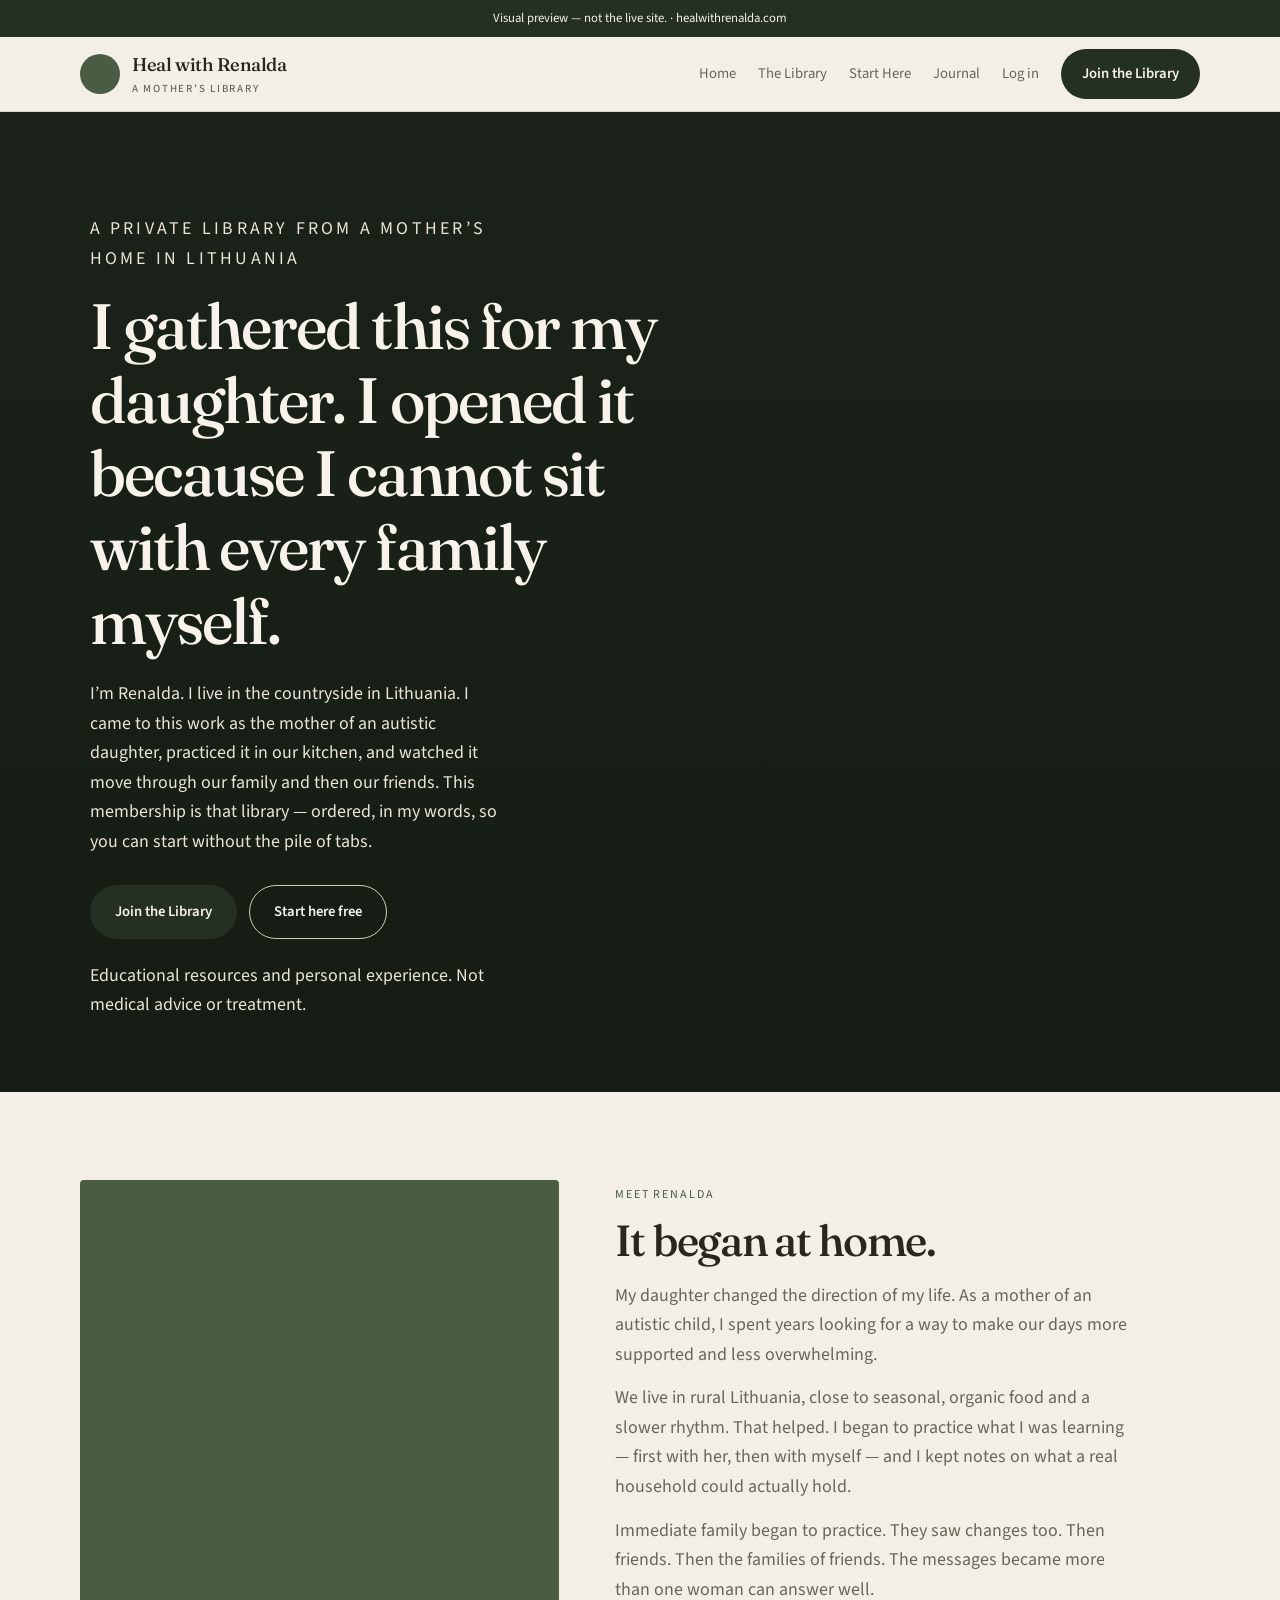
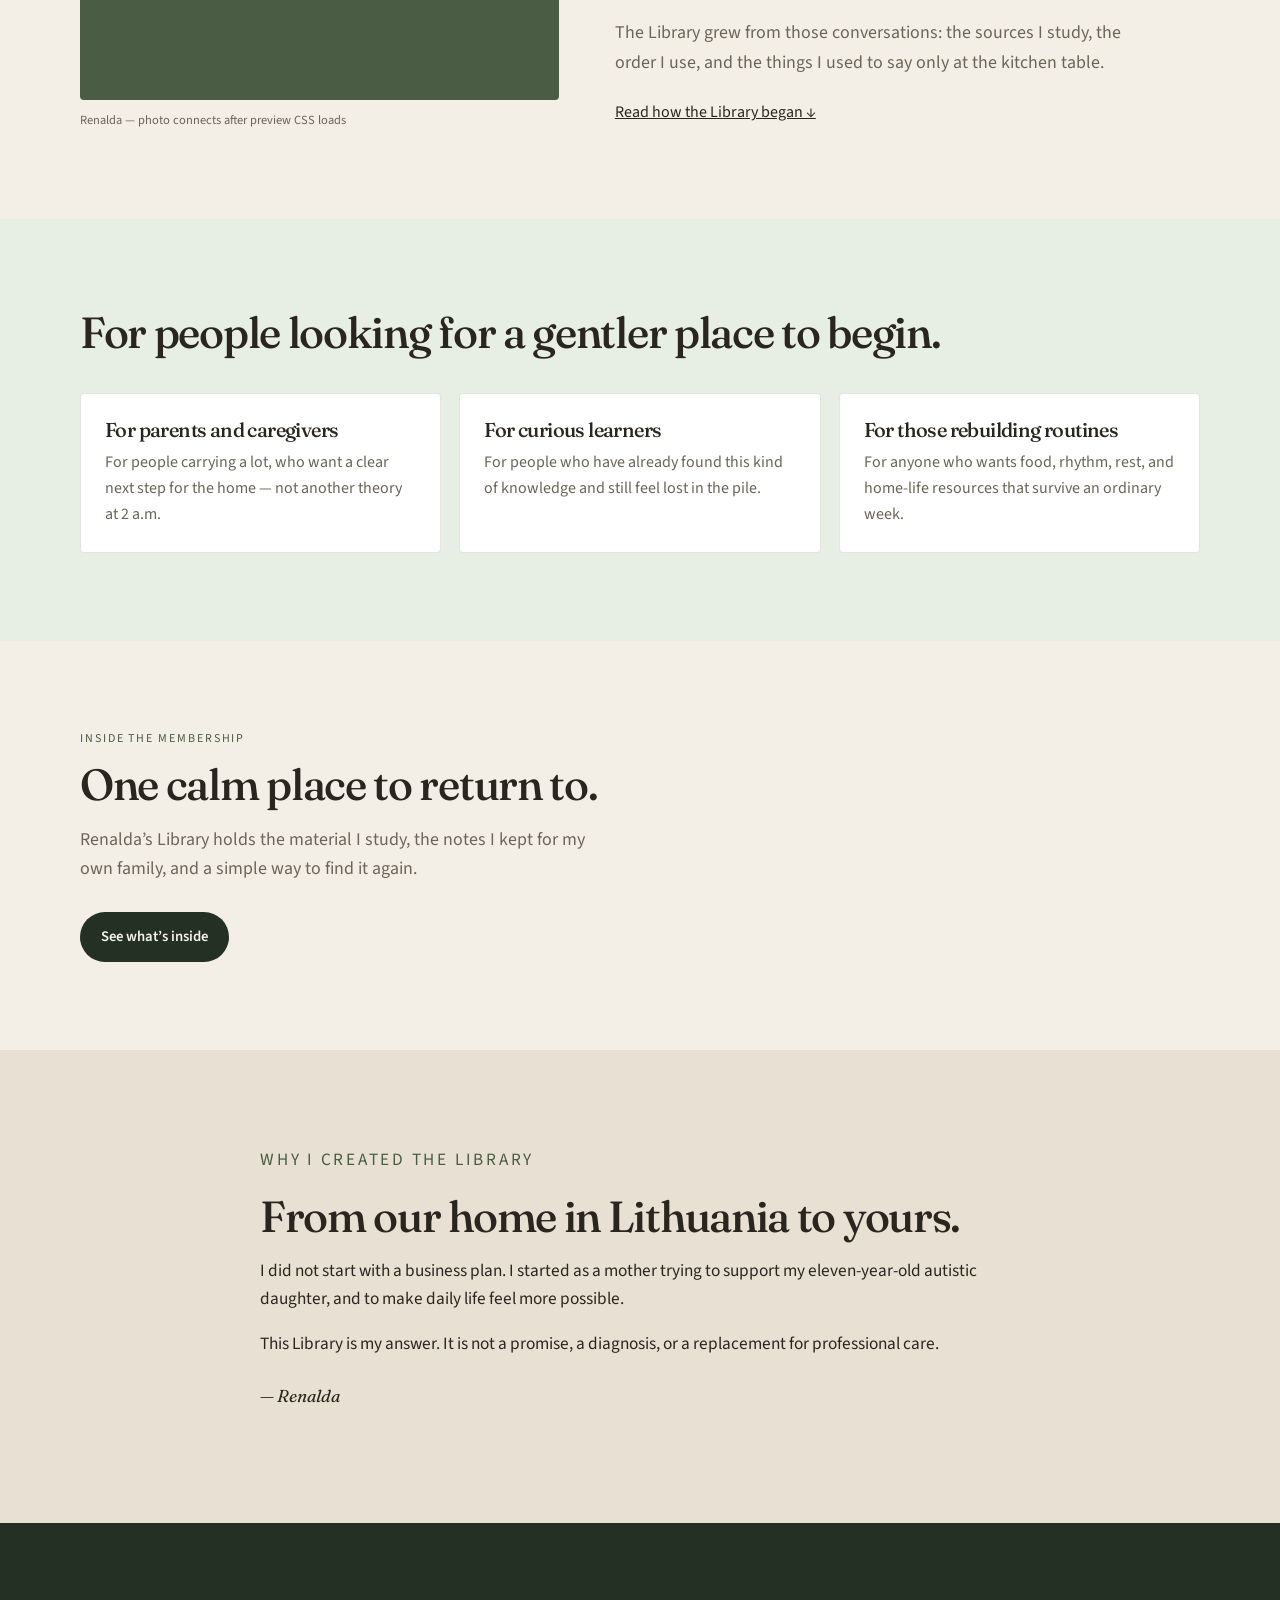
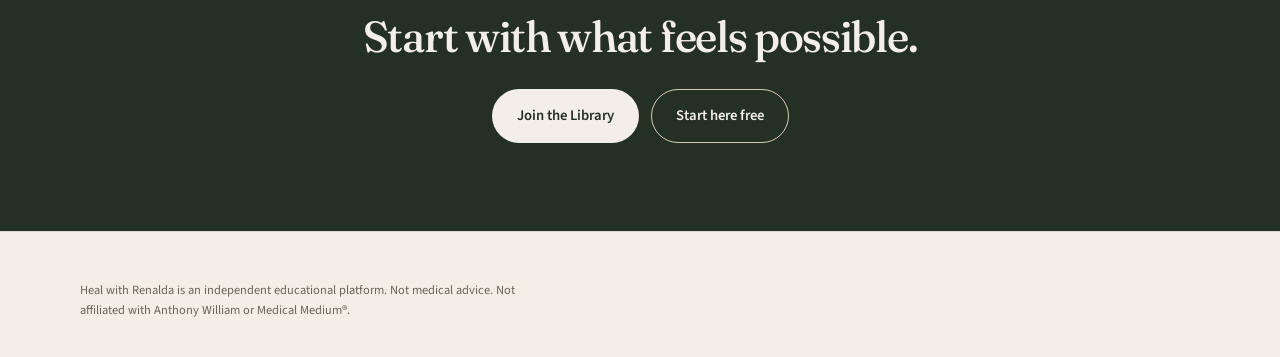
<file: index.html>
<!DOCTYPE html>
<html lang="en">
<head>
  <meta charset="UTF-8" />
  <meta name="viewport" content="width=device-width, initial-scale=1" />
  <title>Heal with Renalda</title>
  <link rel="preconnect" href="https://fonts.googleapis.com" />
  <link rel="preconnect" href="https://fonts.gstatic.com" crossorigin />
  <link href="https://fonts.googleapis.com/css2?family=Fraunces:ital,opsz,wght@0,9..144,500;1,9..144,500&family=Source+Sans+3:wght@400;600&display=swap" rel="stylesheet" />
  <link rel="stylesheet" href="styles.css" />
</head>
<body>
  <div class="mock-banner">Visual preview — not the live site. · healwithrenalda.com</div>
  <header class="site-header">
    <div class="wrap header-inner">
      <a class="logo-lockup" href="index.html">
        <span class="photo-renalda" style="width:40px;height:40px;border-radius:50%;display:inline-block;background:#4a5c44"></span>
        <span class="logo">Heal with Renalda<span>A mother’s library</span></span>
      </a>
      <nav>
        <a class="hide" href="index.html">Home</a>
        <a class="hide" href="library.html">The Library</a>
        <a class="hide" href="start-here.html">Start Here</a>
        <a class="hide" href="journal.html">Journal</a>
        <a href="login.html">Log in</a>
        <a class="btn btn-primary" href="join.html">Join the Library</a>
      </nav>
    </div>
  </header>
  <section class="hero" style="background-image:url('https://images.unsplash.com/photo-1500382017468-9049fed747ef?auto=format&fit=crop&w=1600&q=70')">
    <div class="hero-inner">
      <p class="eyebrow">A private library from a mother’s home in Lithuania</p>
      <h1>I gathered this for my daughter. I opened it because I cannot sit with every family myself.</h1>
      <p>I’m Renalda. I live in the countryside in Lithuania. I came to this work as the mother of an autistic daughter, practiced it in our kitchen, and watched it move through our family and then our friends. This membership is that library — ordered, in my words, so you can start without the pile of tabs.</p>
      <div class="hero-actions">
        <a class="btn btn-primary btn-lg" href="join.html">Join the Library</a>
        <a class="btn btn-ghost btn-lg" href="start-here.html" style="border-color:#d7cbb6;color:#f7f3ea">Start here free</a>
      </div>
      <p class="trust">Educational resources and personal experience. Not medical advice or treatment.</p>
    </div>
  </section>
  <section class="section" id="renalda">
    <div class="wrap split">
      <div>
        <figure class="portrait-frame">
          <div class="photo-renalda portrait" role="img" aria-label="Renalda" style="background:#4a5c44"></div>
          <figcaption>Renalda — photo connects after preview CSS loads</figcaption>
        </figure>
      </div>
      <div>
        <p class="label">Meet Renalda</p>
        <h2>It began at home.</h2>
        <p class="lede">My daughter changed the direction of my life. As a mother of an autistic child, I spent years looking for a way to make our days more supported and less overwhelming.</p>
        <p class="lede" style="margin-top:14px">We live in rural Lithuania, close to seasonal, organic food and a slower rhythm. That helped. I began to practice what I was learning — first with her, then with myself — and I kept notes on what a real household could actually hold.</p>
        <p class="lede" style="margin-top:14px">Immediate family began to practice. They saw changes too. Then friends. Then the families of friends. The messages became more than one woman can answer well.</p>
        <p class="lede" style="margin-top:14px">The Library grew from those conversations: the sources I study, the order I use, and the things I used to say only at the kitchen table.</p>
        <p style="margin-top:22px"><a class="text-link" href="#story">Read how the Library began ↓</a></p>
      </div>
    </div>
  </section>
  <section class="section section-sage" id="who">
    <div class="wrap">
      <h2>For people looking for a gentler place to begin.</h2>
      <div class="cards-3">
        <article class="card"><h3>For parents and caregivers</h3><p>For people carrying a lot, who want a clear next step for the home — not another theory at 2 a.m.</p></article>
        <article class="card"><h3>For curious learners</h3><p>For people who have already found this kind of knowledge and still feel lost in the pile.</p></article>
        <article class="card"><h3>For those rebuilding routines</h3><p>For anyone who wants food, rhythm, rest, and home-life resources that survive an ordinary week.</p></article>
      </div>
    </div>
  </section>
  <section class="section" id="library">
    <div class="wrap">
      <p class="label">Inside the membership</p>
      <h2>One calm place to return to.</h2>
      <p class="lede">Renalda’s Library holds the material I study, the notes I kept for my own family, and a simple way to find it again.</p>
      <div class="cta-row"><a class="btn btn-primary" href="library.html">See what’s inside</a></div>
    </div>
  </section>
  <section class="story" id="story">
    <div class="wrap-narrow">
      <p class="label">Why I created the Library</p>
      <h2>From our home in Lithuania to yours.</h2>
      <p>I did not start with a business plan. I started as a mother trying to support my eleven-year-old autistic daughter, and to make daily life feel more possible.</p>
      <p>This Library is my answer. It is not a promise, a diagnosis, or a replacement for professional care.</p>
      <p class="sign">— Renalda</p>
    </div>
  </section>
  <section class="section section-forest final">
    <div class="wrap-narrow">
      <h2>Start with what feels possible.</h2>
      <div class="cta-row" style="justify-content:center">
        <a class="btn btn-primary btn-lg" href="join.html" style="background:#f4efe6;color:#243024">Join the Library</a>
        <a class="btn btn-ghost btn-lg" href="start-here.html" style="border-color:#d7cbb6;color:#f4efe6">Start here free</a>
      </div>
    </div>
  </section>
  <footer>
    <div class="wrap">
      <p class="disclaimer">Heal with Renalda is an independent educational platform. Not medical advice. Not affiliated with Anthony William or Medical Medium®.</p>
    </div>
  </footer>
</body>
</html>
</file>
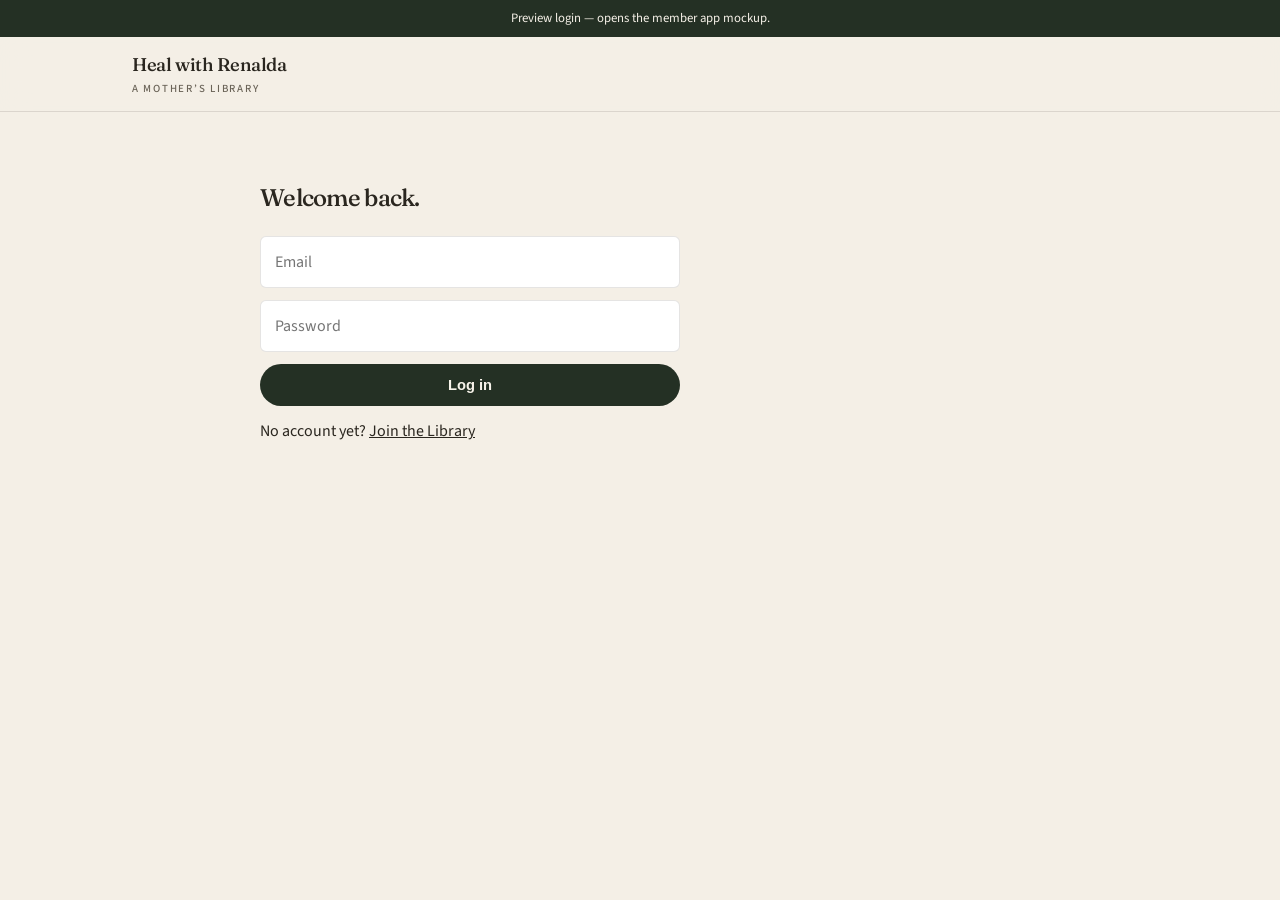
<file: login.html>
<!DOCTYPE html>
<html lang="en">
<head>
  <meta charset="UTF-8" />
  <meta name="viewport" content="width=device-width, initial-scale=1" />
  <title>Log in — Heal with Renalda</title>
  <link href="https://fonts.googleapis.com/css2?family=Fraunces:opsz,wght@9..144,500&family=Source+Sans+3:wght@400;600&display=swap" rel="stylesheet" />
  <link rel="stylesheet" href="styles.css" />
</head>
<body>
  <div class="mock-banner">Preview login — opens the member app mockup.</div>
  <header class="site-header">
    <div class="wrap header-inner">
      <a class="logo-lockup" href="index.html">
        <span class="photo-renalda" style="width:40px;height:40px;border-radius:50%;display:inline-block"></span>
        <span class="logo">Heal with Renalda<span>A mother’s library</span></span>
      </a>
    </div>
  </header>
  <section class="page-hero">
    <div class="wrap-narrow">
      <h1 style="font-family:Fraunces,serif">Welcome back.</h1>
      <form class="form" style="margin-top:24px" onsubmit="event.preventDefault(); location.href='app.html'">
        <input type="email" placeholder="Email" />
        <input type="password" placeholder="Password" />
        <button class="btn btn-primary" type="submit">Log in</button>
        <p class="fine">No account yet? <a href="join.html">Join the Library</a></p>
      </form>
    </div>
  </section>
</body>
</html>
</file>
<file: styles.css>
:root { --cream:#f4efe6; --paper:#fbf8f2; --ink:#2a261f; --muted:#6b6458; --sage:#6b7f62; --sage-deep:#4a5c44; --forest:#243024; --line:rgba(42,38,31,.12); --shadow:0 18px 50px rgba(36,48,36,.08); }
*{box-sizing:border-box;margin:0;padding:0}html{scroll-behavior:smooth}body{font-family:"Source Sans 3","Segoe UI",sans-serif;color:var(--ink);background:var(--cream);line-height:1.65}img{max-width:100%;display:block}a{color:inherit}
.wrap{width:min(1120px,calc(100% - 40px));margin:0 auto}.wrap-narrow{width:min(760px,calc(100% - 40px));margin:0 auto}
.site-header{position:sticky;top:0;z-index:20;background:rgba(244,239,230,.92);backdrop-filter:blur(14px);border-bottom:1px solid var(--line)}
.header-inner{display:flex;align-items:center;justify-content:space-between;min-height:74px;gap:24px}
.logo{font-family:Fraunces,Georgia,serif;font-weight:500;font-size:1.15rem;letter-spacing:-.02em;text-decoration:none}
.logo span{display:block;font-family:"Source Sans 3",sans-serif;font-size:.68rem;letter-spacing:.16em;text-transform:uppercase;color:var(--muted);font-weight:500}
.logo-lockup{display:flex;align-items:center;gap:12px;text-decoration:none;color:inherit}
nav{display:flex;align-items:center;gap:22px}nav a{text-decoration:none;font-size:.92rem;color:var(--muted)}nav a:hover{color:var(--ink)}
.btn{display:inline-flex;align-items:center;justify-content:center;padding:12px 20px;border-radius:999px;text-decoration:none;font-size:.92rem;font-weight:600;border:1px solid transparent}
.btn-primary{background:var(--forest);color:#f7f3ea}.btn-ghost{background:transparent;border-color:rgba(42,38,31,.22);color:var(--ink)}
.btn-lg{padding:14px 24px}.hero-actions,.cta-row{display:flex;flex-wrap:wrap;gap:12px;margin-top:28px}
.hero{position:relative;min-height:86vh;display:grid;place-items:end start;color:#f7f3ea;background:#1c241c center/cover no-repeat}
.hero::after{content:"";position:absolute;inset:0;background:linear-gradient(180deg,rgba(20,26,18,.18),rgba(20,26,18,.78))}
.hero-inner{position:relative;z-index:1;padding:80px 0 72px;width:min(800px,calc(100% - 40px));margin:0 auto 0 7vw}
.eyebrow{font-size:.76rem;letter-spacing:.18em;text-transform:uppercase;color:#d7cbb6;margin-bottom:16px}
h1,h2,h3{font-family:Fraunces,Georgia,serif;font-weight:500;letter-spacing:-.03em;line-height:1.15}
.hero h1{font-size:clamp(2.4rem,5vw,4.2rem);max-width:14ch}.hero p{margin-top:22px;max-width:46ch;font-size:1.12rem;color:#ece4d6}
.trust{margin-top:18px;font-size:.82rem;color:#c9bead}
.section{padding:88px 0}.section-sage{background:#e7eee3}.section-forest{background:var(--forest);color:#f4efe6}
.label{font-size:.75rem;letter-spacing:.16em;text-transform:uppercase;color:var(--sage-deep);margin-bottom:10px}
h2{font-size:clamp(2rem,3.4vw,2.8rem);margin-bottom:16px}.lede{font-size:1.12rem;color:var(--muted);max-width:58ch}
.split{display:grid;grid-template-columns:.9fr 1.1fr;gap:56px;align-items:center}
.photo-renalda.portrait{width:100%;height:520px;border-radius:4px}.portrait-frame figcaption{margin-top:10px;font-size:.78rem;color:var(--muted)}
.cards-3{display:grid;grid-template-columns:repeat(3,1fr);gap:18px;margin-top:36px}
.card,.plan,.step{background:#fff;border:1px solid var(--line);border-radius:4px;padding:24px}
.card h3{font-family:Fraunces,Georgia,serif;font-size:1.25rem;margin-bottom:8px}.card p{color:var(--muted)}
.story{padding:96px 0;background:#e8e1d3}.story p{margin-bottom:16px;font-size:1.08rem}
.sign{font-family:Fraunces,Georgia,serif;font-style:italic;margin-top:24px;font-size:1.2rem}
.final{text-align:center}footer{padding:48px 0 36px;border-top:1px solid var(--line);color:var(--muted);font-size:.88rem}
.disclaimer{max-width:78ch;font-size:.78rem}.page-hero{padding:72px 0 24px}
.form{display:grid;gap:12px;max-width:420px}.form input,.form select{padding:12px 14px;border:1px solid var(--line);border-radius:6px;font:inherit}
.mock-banner{background:#243024;color:#f4efe6;font-size:.8rem;text-align:center;padding:8px 16px}
@media(max-width:900px){nav .hide{display:none}.split,.cards-3{grid-template-columns:1fr}.hero-inner{margin:0 auto}}
</file>
